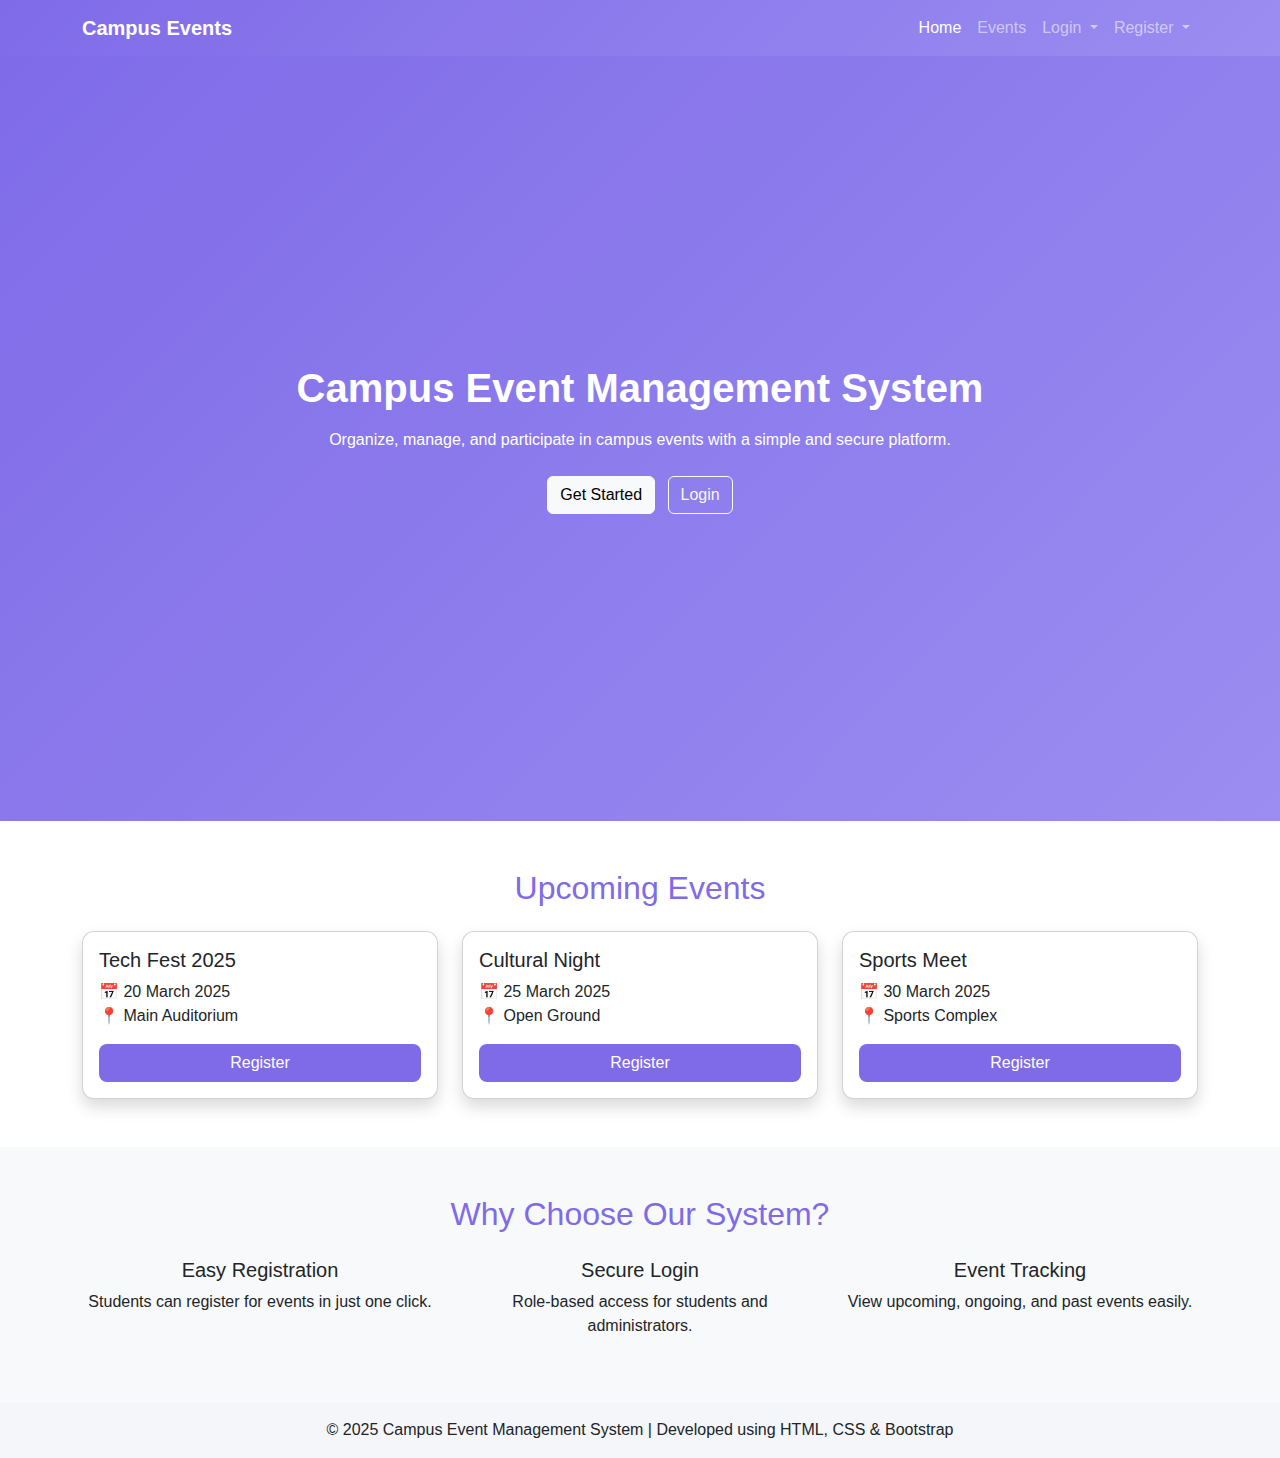
<file: target/Compusmanagment-0.0.1-SNAPSHOT/Index.html>
<!DOCTYPE html>
<html lang="en">
<head>
    <meta charset="UTF-8">
    <title>Campus Event Management System</title>
    <meta name="viewport" content="width=device-width, initial-scale=1">

    <!-- Bootstrap CSS -->
    <link href="https://cdn.jsdelivr.net/npm/bootstrap@5.3.2/dist/css/bootstrap.min.css" rel="stylesheet">

    <style>
        body {
            font-family: Arial, sans-serif;
        }

        /* Theme Colors (Same as Login & Registration) */
        .bg-theme {
            background: linear-gradient(135deg, #7f6be8, #9b8df1);
        }

        .text-theme {
            color: #7f6be8;
        }

        .btn-theme {
            background-color: #7f6be8;
            color: white;
            border-radius: 8px;
        }

        .btn-theme:hover {
            background-color: #6a58d6;
        }

        .hero-section {
            min-height: 85vh;
            color: white;
        }

        .event-card {
            border-radius: 12px;
            transition: transform 0.3s;
        }

        .event-card:hover {
            transform: translateY(-5px);
        }

        footer {
            background-color: #f5f6fa;
        }
    </style>
</head>
<body>


<nav class="navbar navbar-expand-lg navbar-dark bg-theme">
    <div class="container">
        <a class="navbar-brand fw-bold" href="#">Campus Events</a>
        <button class="navbar-toggler" type="button" data-bs-toggle="collapse" data-bs-target="#menu">
            <span class="navbar-toggler-icon"></span>
        </button>

        <div class="collapse navbar-collapse" id="menu">
            <ul class="navbar-nav ms-auto">
                <li class="nav-item"><a class="nav-link active" href="#">Home</a></li>
                <li class="nav-item"><a class="nav-link" href="#">Events</a></li>   
                <li class="nav-item dropdown">
		          <a class="nav-link dropdown-toggle" href="#" role="button" data-bs-toggle="dropdown" aria-expanded="false">
		           Login
		          </a>
		          <ul class="dropdown-menu w-25">
		            <li><a class="dropdown-item" href="AdminLogin.html">Admin</a></li>
		            <li><a class="dropdown-item" href="StudentLogin.html">Student</a></li>
		          </ul>
	          </li>
           
	           <li class="nav-item dropdown">
		          <a class="nav-link dropdown-toggle" href="#" role="button" data-bs-toggle="dropdown" aria-expanded="false">
		           Register
		          </a>
		          <ul class="dropdown-menu w-25">
		            <li><a class="dropdown-item" href="AdminRegister.html">Admin</a></li>
		            <li><a class="dropdown-item" href="StudentRegister.html">Student</a></li>
		          </ul>
	          </li>
            </ul>
        </div>
    </div>
</nav>

<!-- 🔹 Hero Section -->
<section class="hero-section d-flex align-items-center bg-theme">
    <div class="container text-center">
        <h1 class="fw-bold">Campus Event Management System</h1>
        <p class="mt-3">
            Organize, manage, and participate in campus events  
            with a simple and secure platform.
        </p>
        <div class="mt-4">
            <a href="register.html" class="btn btn-light me-2">Get Started</a>
            <a href="login.html" class="btn btn-outline-light">Login</a>
        </div>
    </div>
</section>

<!-- 🔹 Upcoming Events -->
<section class="py-5">
    <div class="container">
        <h2 class="text-center text-theme mb-4">Upcoming Events</h2>

        <div class="row g-4">
            <div class="col-md-4">
                <div class="card event-card shadow">
                    <div class="card-body">
                        <h5 class="card-title">Tech Fest 2025</h5>
                        <p class="card-text">
                            📅 20 March 2025<br>
                            📍 Main Auditorium
                        </p>
                        <a href="#" class="btn btn-theme w-100">Register</a>
                    </div>
                </div>
            </div>

            <div class="col-md-4">
                <div class="card event-card shadow">
                    <div class="card-body">
                        <h5 class="card-title">Cultural Night</h5>
                        <p class="card-text">
                            📅 25 March 2025<br>
                            📍 Open Ground
                        </p>
                        <a href="#" class="btn btn-theme w-100">Register</a>
                    </div>
                </div>
            </div>

            <div class="col-md-4">
                <div class="card event-card shadow">
                    <div class="card-body">
                        <h5 class="card-title">Sports Meet</h5>
                        <p class="card-text">
                            📅 30 March 2025<br>
                            📍 Sports Complex
                        </p>
                        <a href="#" class="btn btn-theme w-100">Register</a>
                    </div>
                </div>
            </div>
        </div>
    </div>
</section>

<!-- 🔹 Why Choose Us -->
<section class="py-5 bg-light">
    <div class="container">
        <h2 class="text-center text-theme mb-4">Why Choose Our System?</h2>

        <div class="row text-center">
            <div class="col-md-4">
                <h5>Easy Registration</h5>
                <p>Students can register for events in just one click.</p>
            </div>
            <div class="col-md-4">
                <h5>Secure Login</h5>
                <p>Role-based access for students and administrators.</p>
            </div>
            <div class="col-md-4">
                <h5>Event Tracking</h5>
                <p>View upcoming, ongoing, and past events easily.</p>
            </div>
        </div>
    </div>
</section>

<!-- 🔹 Footer -->
<footer class="py-3">
    <div class="container text-center">
        <p class="mb-0">
            © 2025 Campus Event Management System  
            | Developed using HTML, CSS & Bootstrap
        </p>
    </div>
</footer>

<!-- Bootstrap JS -->
<script src="https://cdn.jsdelivr.net/npm/bootstrap@5.3.2/dist/js/bootstrap.bundle.min.js"></script>

</body>
</html>
</file>
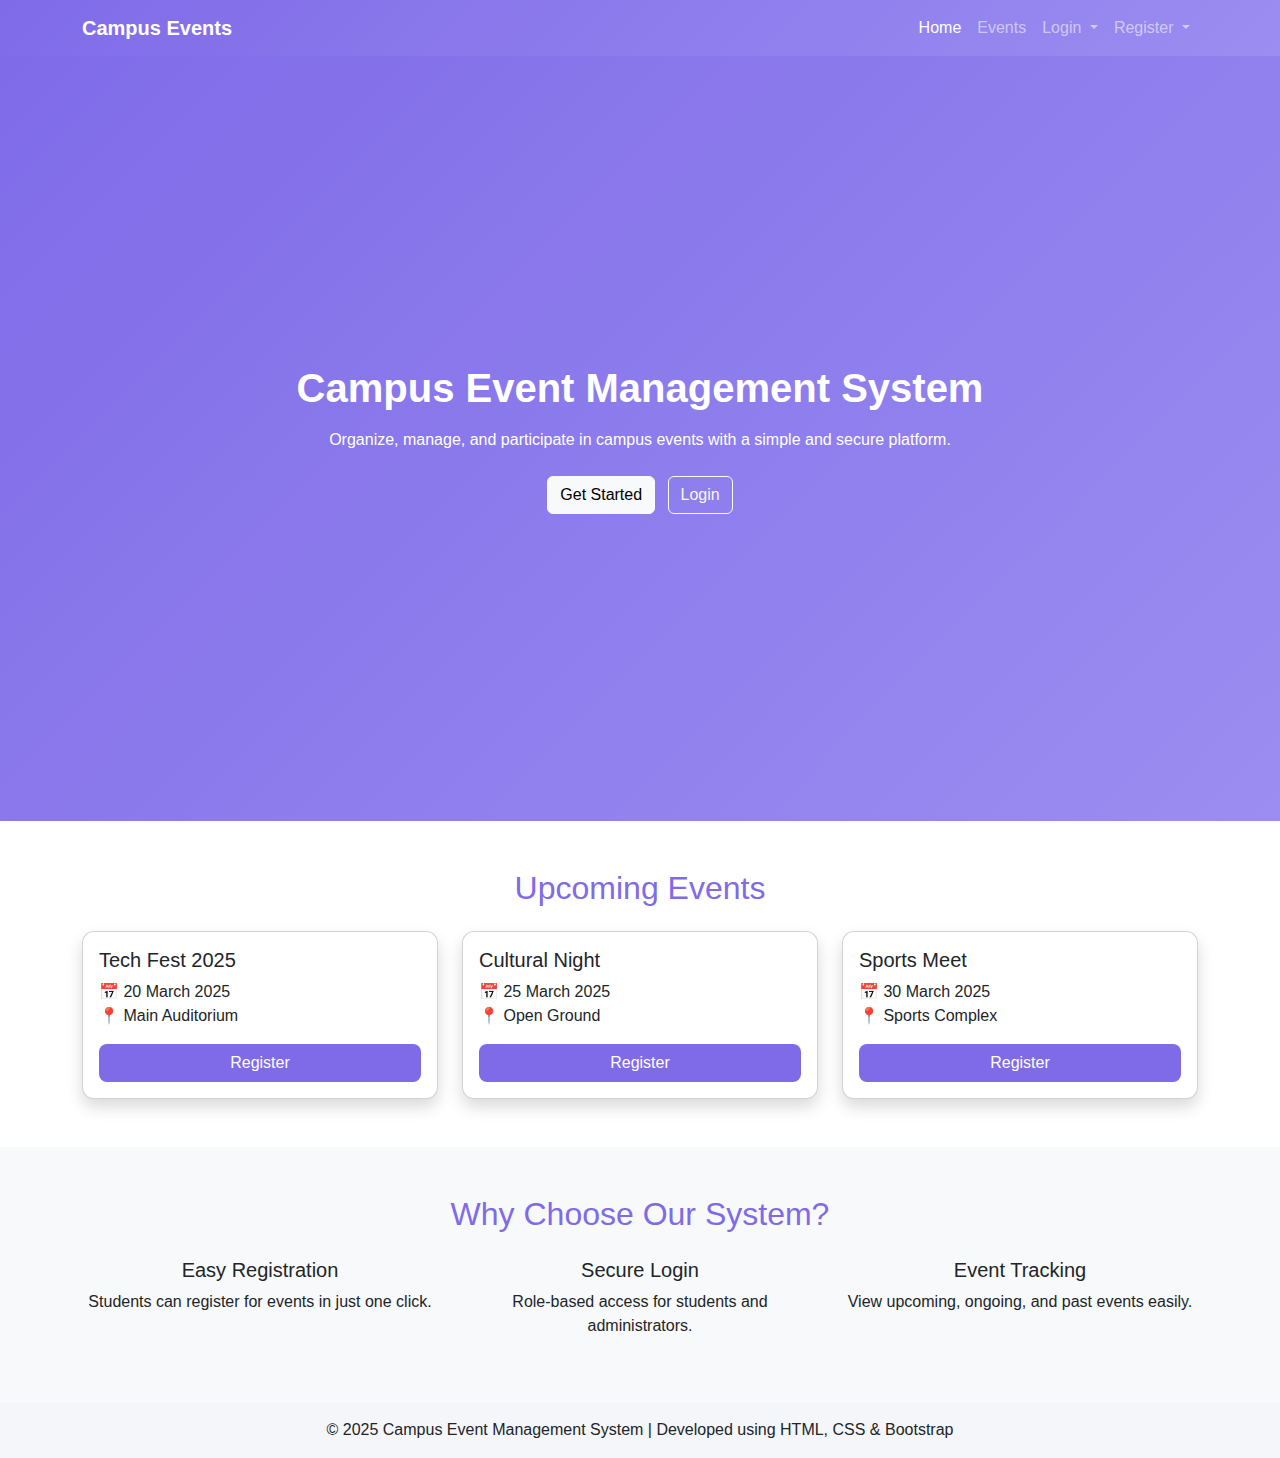
<file: src/main/webapp/Index.html>
<!DOCTYPE html>
<html lang="en">
<head>
    <meta charset="UTF-8">
    <title>Campus Event Management System</title>
    <meta name="viewport" content="width=device-width, initial-scale=1">

    <!-- Bootstrap CSS -->
    <link href="https://cdn.jsdelivr.net/npm/bootstrap@5.3.2/dist/css/bootstrap.min.css" rel="stylesheet">

    <style>
        body {
            font-family: Arial, sans-serif;
        }

        /* Theme Colors (Same as Login & Registration) */
        .bg-theme {
            background: linear-gradient(135deg, #7f6be8, #9b8df1);
        }

        .text-theme {
            color: #7f6be8;
        }

        .btn-theme {
            background-color: #7f6be8;
            color: white;
            border-radius: 8px;
        }

        .btn-theme:hover {
            background-color: #6a58d6;
        }

        .hero-section {
            min-height: 85vh;
            color: white;
        }

        .event-card {
            border-radius: 12px;
            transition: transform 0.3s;
        }

        .event-card:hover {
            transform: translateY(-5px);
        }

        footer {
            background-color: #f5f6fa;
        }
    </style>
</head>
<body>


<nav class="navbar navbar-expand-lg navbar-dark bg-theme">
    <div class="container">
        <a class="navbar-brand fw-bold" href="#">Campus Events</a>
        <button class="navbar-toggler" type="button" data-bs-toggle="collapse" data-bs-target="#menu">
            <span class="navbar-toggler-icon"></span>
        </button>

        <div class="collapse navbar-collapse" id="menu">
            <ul class="navbar-nav ms-auto">
                <li class="nav-item"><a class="nav-link active" href="#">Home</a></li>
                <li class="nav-item"><a class="nav-link" href="#">Events</a></li>   
                <li class="nav-item dropdown">
		          <a class="nav-link dropdown-toggle" href="#" role="button" data-bs-toggle="dropdown" aria-expanded="false">
		           Login
		          </a>
		          <ul class="dropdown-menu w-25">
		            <li><a class="dropdown-item" href="AdminLogin.jsp">Admin</a></li>
		            <li><a class="dropdown-item" href="StudentLogin.jsp">Student</a></li>
		          </ul>
	          </li>
           
	           <li class="nav-item dropdown">
		          <a class="nav-link dropdown-toggle" href="#" role="button" data-bs-toggle="dropdown" aria-expanded="false">
		           Register
		          </a>
		          <ul class="dropdown-menu w-25">
		            <li><a class="dropdown-item" href="AdminRegister.html">Admin</a></li>
		            <li><a class="dropdown-item" href="StudentRegister.html">Student</a></li>
		          </ul>
	          </li>
            </ul>
        </div>
    </div>
</nav>

<!-- 🔹 Hero Section -->
<section class="hero-section d-flex align-items-center bg-theme">
    <div class="container text-center">
        <h1 class="fw-bold">Campus Event Management System</h1>
        <p class="mt-3">
            Organize, manage, and participate in campus events  
            with a simple and secure platform.
        </p>
        <div class="mt-4">
            <a href="register.html" class="btn btn-light me-2">Get Started</a>
            <a href="login.html" class="btn btn-outline-light">Login</a>
        </div>
    </div>
</section>

<!-- 🔹 Upcoming Events -->
<section class="py-5">
    <div class="container">
        <h2 class="text-center text-theme mb-4">Upcoming Events</h2>

        <div class="row g-4">
            <div class="col-md-4">
                <div class="card event-card shadow">
                    <div class="card-body">
                        <h5 class="card-title">Tech Fest 2025</h5>
                        <p class="card-text">
                            📅 20 March 2025<br>
                            📍 Main Auditorium
                        </p>
                        <a href="#" class="btn btn-theme w-100">Register</a>
                    </div>
                </div>
            </div>

            <div class="col-md-4">
                <div class="card event-card shadow">
                    <div class="card-body">
                        <h5 class="card-title">Cultural Night</h5>
                        <p class="card-text">
                            📅 25 March 2025<br>
                            📍 Open Ground
                        </p>
                        <a href="#" class="btn btn-theme w-100">Register</a>
                    </div>
                </div>
            </div>

            <div class="col-md-4">
                <div class="card event-card shadow">
                    <div class="card-body">
                        <h5 class="card-title">Sports Meet</h5>
                        <p class="card-text">
                            📅 30 March 2025<br>
                            📍 Sports Complex
                        </p>
                        <a href="#" class="btn btn-theme w-100">Register</a>
                    </div>
                </div>
            </div>
        </div>
    </div>
</section>

<!-- 🔹 Why Choose Us -->
<section class="py-5 bg-light">
    <div class="container">
        <h2 class="text-center text-theme mb-4">Why Choose Our System?</h2>

        <div class="row text-center">
            <div class="col-md-4">
                <h5>Easy Registration</h5>
                <p>Students can register for events in just one click.</p>
            </div>
            <div class="col-md-4">
                <h5>Secure Login</h5>
                <p>Role-based access for students and administrators.</p>
            </div>
            <div class="col-md-4">
                <h5>Event Tracking</h5>
                <p>View upcoming, ongoing, and past events easily.</p>
            </div>
        </div>
    </div>
</section>

<!-- 🔹 Footer -->
<footer class="py-3">
    <div class="container text-center">
        <p class="mb-0">
            © 2025 Campus Event Management System  
            | Developed using HTML, CSS & Bootstrap
        </p>
    </div>
</footer>

<!-- Bootstrap JS -->
<script src="https://cdn.jsdelivr.net/npm/bootstrap@5.3.2/dist/js/bootstrap.bundle.min.js"></script>

</body>
</html>
</file>
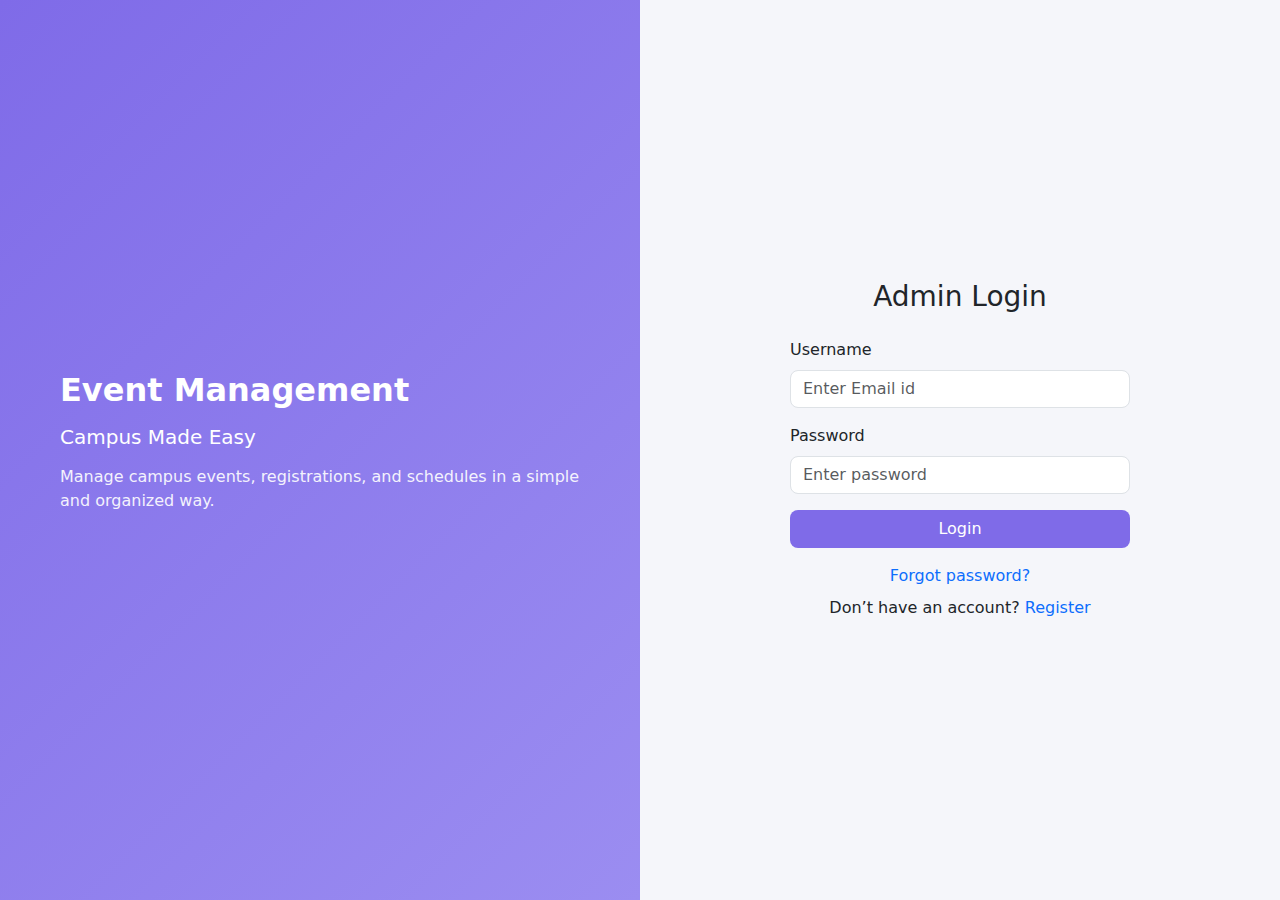
<file: target/Compusmanagment-0.0.1-SNAPSHOT/AdminLogin.html>
<!DOCTYPE html>
<html lang="en">
<head>
<meta charset="UTF-8">
<title>Campus Event Login</title>
<meta name="viewport" content="width=device-width, initial-scale=1">

<!-- Bootstrap CSS -->
<link href="https://cdn.jsdelivr.net/npm/bootstrap@5.3.2/dist/css/bootstrap.min.css" rel="stylesheet">

<style>
    body {
        background-color: #f5f6fa;
        margin: 0;
        padding: 0;
    }

    .login-container {
        min-height: 100vh;
    }

    /* Left Panel */
    .left-panel {
        background: linear-gradient(135deg, #7f6be8, #9b8df1);
        color: white;
        padding: 60px;
    }

    .left-panel h2 {
        font-weight: bold;
    }

    .left-panel p {
        opacity: 0.9;
    }

    /* Login Box */
    .login-box {
        padding: 40px;
        max-width: 420px;
        margin: auto;
    }

    .form-control {
        border-radius: 8px;
    }

    .btn-custom {
        background-color: #7f6be8;
        color: white;
        border-radius: 8px;
    }

    .btn-custom:hover {
        background-color: #6a58d6;
    }

    /* Mobile Optimization */
    @media (max-width: 768px) {
        .login-box {
            padding: 25px;
        }

        .left-panel {
            text-align: center;
            padding: 40px;
        }

        h3 {
            font-size: 22px;
        }
    }
</style>
</head>

<body>

<div class="container-fluid login-container">
    <div class="row min-vh-100">

        <!-- Left Section -->
        <div class="col-lg-6 d-none d-lg-flex align-items-center left-panel">
            <div>
                <h2>Event Management</h2>
                <h5 class="mt-3">Campus Made Easy</h5>
                <p class="mt-3">
                    Manage campus events, registrations, and schedules
                    in a simple and organized way.
                </p>
            </div>
        </div>

        <!-- Right Section -->
        <div class="col-lg-6 col-12 d-flex align-items-center justify-content-center">
            <div class="login-box w-100">

                <h3 class="mb-4 text-center">Admin Login</h3>

                <form name="frm" action="AdminLogin" method="post">

                    <div class="mb-3">
                        <label class="form-label">Username</label>
                        <input type="text" class="form-control" value=''
                        name = "name"
                               placeholder="Enter Email id " required>
                    </div>

                    <div class="mb-3">
                        <label class="form-label">Password</label>
                        <input type="password" class="form-control"  value=''
                        name = "password"
                               placeholder="Enter password" required>
                    </div>

                    <button type="submit" class="btn btn-custom w-100" name="s">
                        Login
                    </button>

                    <div class="text-center mt-3">
                        <a href="#" class="text-decoration-none">Forgot password?</a>
                    </div>

                    <div class="text-center mt-2">
                        <span>Don’t have an account?</span>
                        <a href="AdminRegister.html" class="text-decoration-none"> Register</a>
                    </div>

                </form>

            </div>
        </div>

    </div>
</div>

</body>
</html>
</file>
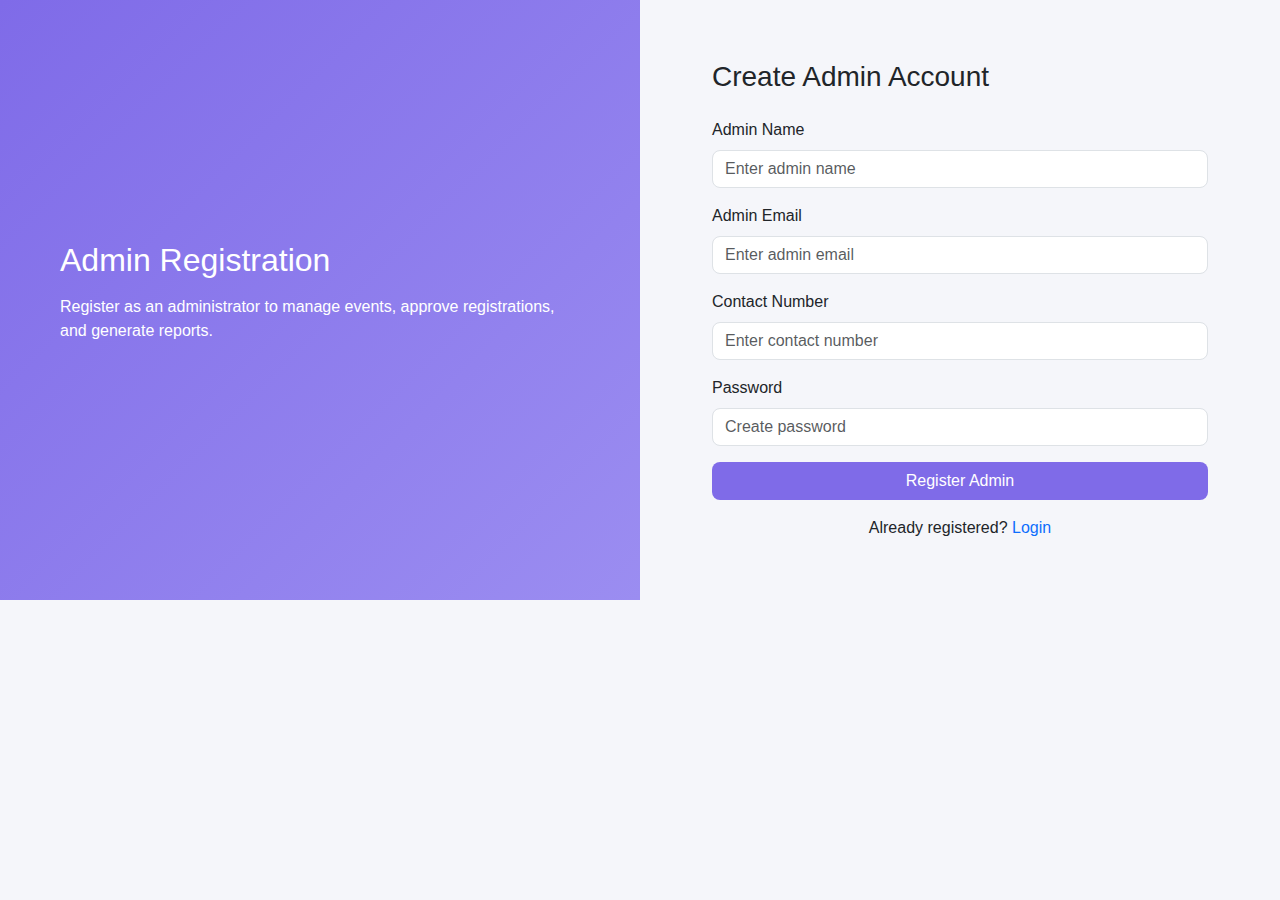
<file: target/Compusmanagment-0.0.1-SNAPSHOT/AdminRegister.html>
<!DOCTYPE html>
<html lang="en">
<head>
<meta charset="UTF-8">
<title>Admin Registration</title>
<meta name="viewport" content="width=device-width, initial-scale=1">

<!-- Bootstrap CSS -->
<link
	href="https://cdn.jsdelivr.net/npm/bootstrap@5.3.2/dist/css/bootstrap.min.css"
	rel="stylesheet">

<style>
body {
	background-color: #f5f6fa;
	font-family: Arial, sans-serif;
}

/* Theme (Same as other pages) */
.bg-theme {
	background: linear-gradient(135deg, #7f6be8, #9b8df1);
	color: white;
}

.btn-theme {
	background-color: #7f6be8;
	color: white;
	border-radius: 8px;
}

.btn-theme:hover {
	background-color: #6a58d6;
}

.admin-box {
	padding: 60px;
}

.form-control, .form-select {
	border-radius: 8px;
}

@media ( max-width : 768px) {
	.admin-box {
		padding: 40px;
	}
}
</style>
</head>
<body>
	<div class="modal fade" id="failModal" tabindex="-1">
		<div class="modal-dialog modal-dialog-centered">
			<div class="modal-content">

				<div class="modal-header bg-danger text-white">
					<h5 class="modal-title">Registration Failed</h5>
					<button type="button" class="btn-close btn-close-white"
						data-bs-dismiss="modal"></button>
				</div>

				<div class="modal-body text-center">
					<p>❌ Admin registration failed</p>
					<p>Please try again.</p>
				</div>

				<div class="modal-footer">
					<button type="button" class="btn btn-secondary"
						data-bs-dismiss="modal">Close</button>
				</div>

			</div>
		</div>
	</div>

	<div class="container-fluid min-vh-100">
		<div class="row h-100">

			<!-- Left Info Panel -->
			<div class="col-md-6 d-none d-md-flex align-items-center bg-theme">
				<div class="p-5">
					<h2>Admin Registration</h2>
					<p class="mt-3">Register as an administrator to manage events,
						approve registrations, and generate reports.</p>
				</div>
			</div>

			<!-- Right Form Panel -->
			<div class="col-md-6 d-flex align-items-center">
				<div class="admin-box w-100">

					<h3 class="mb-4">Create Admin Account</h3>

					<form name="fm" action="register" method="get">
						<div class="mb-3">
							<label class="form-label">Admin Name</label> <input type="text"
								class="form-control" name="name" value=''
								placeholder="Enter admin name" required>
						</div>

						<div class="mb-3">
							<label class="form-label">Admin Email</label> <input type="email"
								class="form-control" name="email" value=''
								placeholder="Enter admin email" required>
						</div>

						<div class="mb-3">
							<label class="form-label">Contact Number</label> <input
								type="tel" class="form-control" name="contact" value=''
								placeholder="Enter contact number" pattern="[0-9]{10}"
								maxlength="10" title="Enter 10-digit number" required>
						</div>



						<div class="mb-3">
							<label class="form-label">Password</label> <input type="password"
								name="password" class="form-control" value=''
								placeholder="Create password" required>
						</div>



						<button type="submit" name='s' class="btn btn-theme w-100">Register
							Admin</button>

						<div class="text-center mt-3">
							<span>Already registered?</span> <a href="AdminLogin.html"
								class="text-decoration-none"> Login</a>
						</div>

					</form>
				</div>
			</div>
		</div>
	</div>

	<!-- Bootstrap JS -->
	<script
		src="https://cdn.jsdelivr.net/npm/bootstrap@5.3.2/dist/js/bootstrap.bundle.min.js"></script>

</body>
</html>
</file>
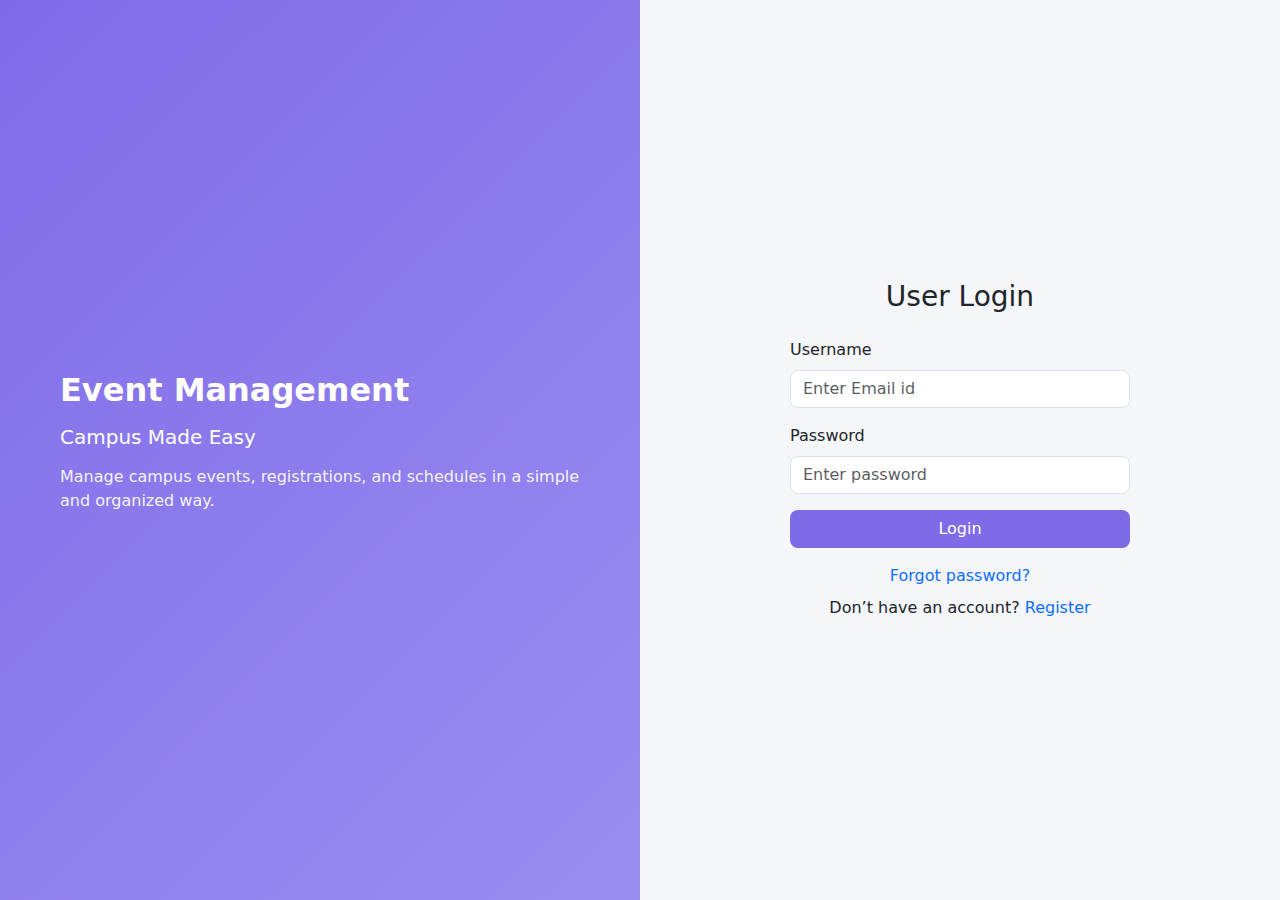
<file: target/Compusmanagment-0.0.1-SNAPSHOT/StudentLogin.html>
<!DOCTYPE html>
<html lang="en">
<head>
<meta charset="UTF-8">
<title>User Login</title>
<meta name="viewport" content="width=device-width, initial-scale=1">

<!-- Bootstrap CSS -->
<link href="https://cdn.jsdelivr.net/npm/bootstrap@5.3.2/dist/css/bootstrap.min.css" rel="stylesheet">

<style>
    body {
        background-color: #f5f6fa;
        margin: 0;
        padding: 0;
    }

    .login-container {
        min-height: 100vh;
    }

    /* Left Panel */
    .left-panel {
        background: linear-gradient(135deg, #7f6be8, #9b8df1);
        color: white;
        padding: 60px;
    }

    .left-panel h2 {
        font-weight: bold;
    }

    .left-panel p {
        opacity: 0.9;
    }

    /* Login Box */
    .login-box {
        padding: 40px;
        max-width: 420px;
        margin: auto;
    }

    .form-control {
        border-radius: 8px;
    }

    .btn-custom {
        background-color: #7f6be8;
        color: white;
        border-radius: 8px;
    }

    .btn-custom:hover {
        background-color: #6a58d6;
    }

    /* Mobile Optimization */
    @media (max-width: 768px) {
        .login-box {
            padding: 25px;
        }

        .left-panel {
            text-align: center;
            padding: 40px;
        }

        h3 {
            font-size: 22px;
        }
    }
</style>
</head>

<body>

<div class="container-fluid login-container">
    <div class="row min-vh-100">

        <!-- Left Section -->
        <div class="col-lg-6 d-none d-lg-flex align-items-center left-panel">
            <div>
                <h2>Event Management</h2>
                <h5 class="mt-3">Campus Made Easy</h5>
                <p class="mt-3">
                    Manage campus events, registrations, and schedules
                    in a simple and organized way.
                </p>
            </div>
        </div>

        <!-- Right Section -->
        <div class="col-lg-6 col-12 d-flex align-items-center justify-content-center">
            <div class="login-box w-100">

                <h3 class="mb-4 text-center">User Login</h3>

                <form name="frm" action="AdminLogin" method="post">

                    <div class="mb-3">
                        <label class="form-label">Username</label>
                        <input type="text" class="form-control" value=''
                        name = "name"
                               placeholder="Enter Email id " required>
                    </div>

                    <div class="mb-3">
                        <label class="form-label">Password</label>
                        <input type="password" class="form-control"  value=''
                        name = "password"
                               placeholder="Enter password" required>
                    </div>

                    <button type="submit" class="btn btn-custom w-100" name="s">
                        Login
                    </button>

                    <div class="text-center mt-3">
                        <a href="#" class="text-decoration-none">Forgot password?</a>
                    </div>

                    <div class="text-center mt-2">
                        <span>Don’t have an account?</span>
                        <a href="StudentRegister.html" class="text-decoration-none"> Register</a>
                    </div>

                </form>

            </div>
        </div>

    </div>
</div>

</body>
</html>
</file>
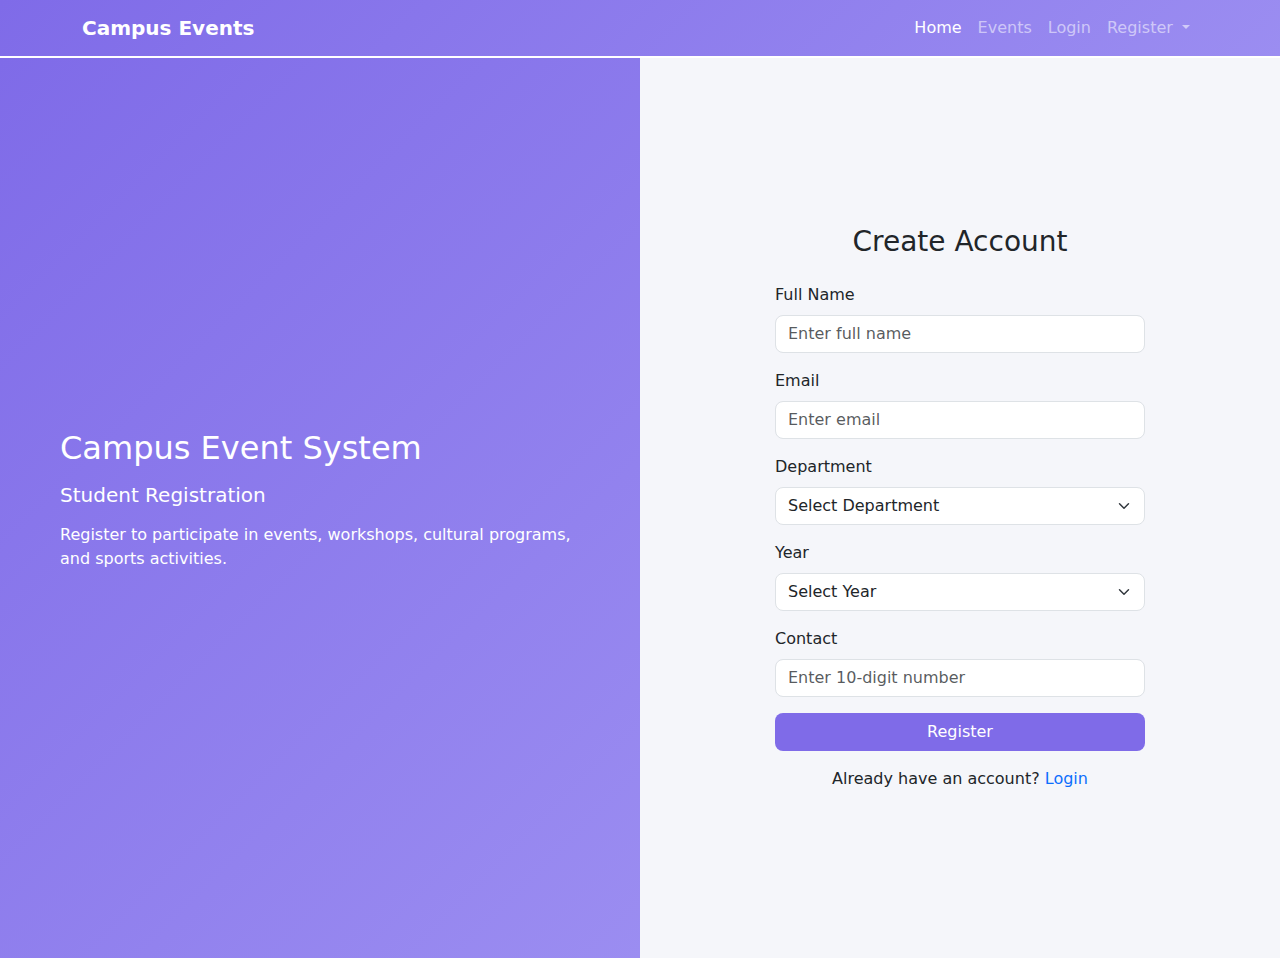
<file: target/Compusmanagment-0.0.1-SNAPSHOT/StudentRegister.html>
<!DOCTYPE html>
<html lang="en">
<head>
<meta charset="UTF-8">
<title>Student Registration</title>
<meta name="viewport" content="width=device-width, initial-scale=1">

<!-- Bootstrap CSS -->
<link href="https://cdn.jsdelivr.net/npm/bootstrap@5.3.2/dist/css/bootstrap.min.css" rel="stylesheet">

<!-- Custom CSS -->
<link rel="stylesheet" href="CSS/register.css">

</head>
<style>
		.navbar{
		 border-bottom: 2px solid white;
		}
        /* Theme Colors (Same as Login & Registration) */
        .bg-theme {
            background: linear-gradient(135deg, #7f6be8, #9b8df1);
        }

        .text-theme {
            color: #7f6be8;
        }

        .btn-theme {
            background-color: #7f6be8;
            color: white;
            border-radius: 8px;
        }

        .btn-theme:hover {
            background-color: #6a58d6;
        }

        .hero-section {
            min-height: 85vh;
            color: white;
        }

        .event-card {
            border-radius: 12px;
            transition: transform 0.3s;
        }

        .event-card:hover {
            transform: translateY(-5px);
        }

        footer {
            background-color: #f5f6fa;
        }
</style>

<body>
<!-- <script type="text/javascript" src="JS/Register.js"></script> -->
<nav class="navbar navbar-expand-lg navbar-dark bg-theme ">
    <div class="container">
        <a class="navbar-brand fw-bold" href="#">Campus Events</a>
        <button class="navbar-toggler" type="button" data-bs-toggle="collapse" data-bs-target="#menu">
            <span class="navbar-toggler-icon"></span>
        </button>

        <div class="collapse navbar-collapse" id="menu">
            <ul class="navbar-nav ms-auto">
                <li class="nav-item"><a class="nav-link active" href="#">Home</a></li>
                <li class="nav-item"><a class="nav-link" href="#">Events</a></li>
                <li class="nav-item"><a class="nav-link" href="#">Login</a></li>
           
           <li class="nav-item dropdown">
          <a class="nav-link dropdown-toggle" href="#" role="button" data-bs-toggle="dropdown" aria-expanded="false">
           Register
          </a>
          <ul class="dropdown-menu w-25">
            <li><a class="dropdown-item" href="AdminLogin.html">Admin</a></li>
            <li><a class="dropdown-item" href="#">Student</a></li>
          </ul>
        </li>
            </ul>
        </div>
    </div>
</nav>

<div class="container-fluid register-container">
    <div class="row min-vh-100">

        <!-- Left Panel -->
        <div class="col-lg-6 d-none d-lg-flex align-items-center left-panel">
            <div class="text-center text-lg-start">
                <h2>Campus Event System</h2>
                <h5 class="mt-3">Student Registration</h5>
                <p class="mt-3">
                    Register to participate in events, workshops,
                    cultural programs, and sports activities.
                </p>
            </div>
        </div>

        <!-- Right Panel -->
        <div class="col-lg-6 col-12 d-flex align-items-center justify-content-center">
            <div class="register-box w-100">

                <h3 class="mb-4 text-center">Create Account</h3>

                <form action="StudentRegister" method="post">

                    <div class="mb-3">
                        <label class="form-label">Full Name</label>
                        <input type="text" class="form-control" id="name"
                               placeholder="Enter full name" required>
                    </div>

                    <div class="mb-3">
                        <label class="form-label">Email</label>
                        <input type="email" class="form-control" id="email"
                               placeholder="Enter email" required>
                    </div>

                    <div class="mb-3">
                        <label class="form-label">Department</label>
                        <select class="form-select" required>
                            <option value="">Select Department</option>
                            <option>Computer Science</option>
                            <option>Mechanical</option>
                            <option>Electrical</option>
                            <option>Civil</option>
                        </select>
                    </div>

                    <div class="mb-3">
                        <label class="form-label">Year</label>
                        <select class="form-select" required>
                            <option value="">Select Year</option>
                            <option>First Year</option>
                            <option>Second Year</option>
                            <option>Third Year</option>
                            <option>Final Year</option>
                        </select>
                    </div>

                    <div class="mb-3">
                        <label class="form-label">Contact</label>
                        <input type="text" class="form-control"
                               placeholder="Enter 10-digit number"
                               maxlength="10"
                               pattern="[0-9]{10}"
                               title="Please enter exactly 10 digits"
                               oninput="this.value=this.value.replace(/[^0-9]/g,'')"
                               id="contact"
                               required>
                    </div>

                    <button type="submit" class="btn btn-custom w-100" id="btn">
                        Register
                    </button>

                    <div class="text-center mt-3">
                        <span>Already have an account?</span>
                        <a href="StudentLogin.html" class="text-decoration-none"> Login</a>
                    </div>

                </form>
            </div>
        </div>

    </div>
</div>



<script> 


let email = document.getElementById("email").value;

let contact = document.getElementById("contact").value;
let Rbutton = document.getElementById("btn");

 function val(){
	 let name = document.getElementById("name")
	 name.value="";
	 name.style.border="1px solid red"
	
}

Rbutton.addEventListener("click",val );
</script>
</body>

</html>
</file>
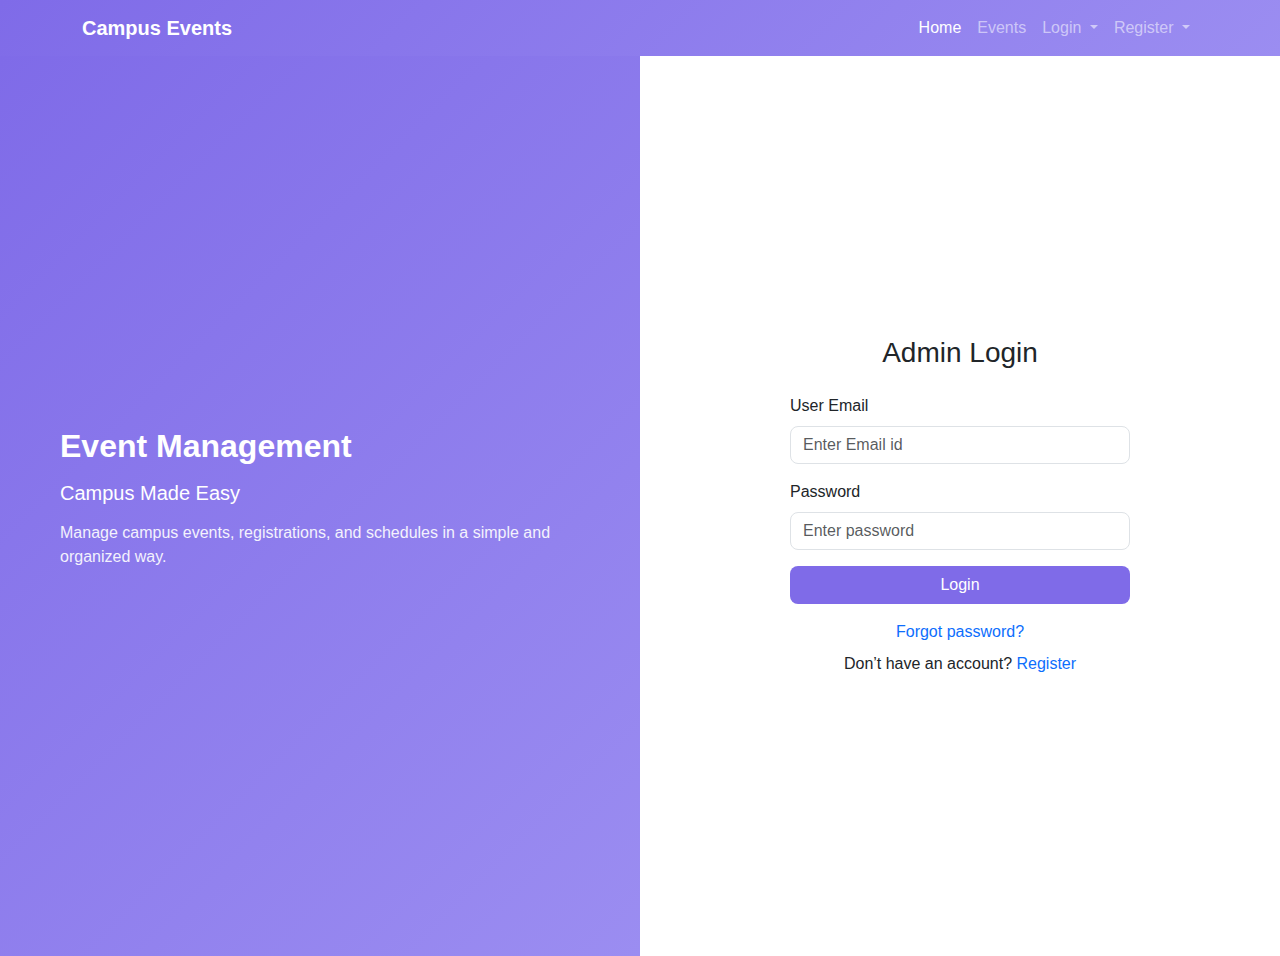
<file: src/main/webapp/AdminLogin.html>
<!DOCTYPE html>
<html lang="en">
<head>
<meta charset="UTF-8">
<title>Campus Event Login</title>
<meta name="viewport" content="width=device-width, initial-scale=1">

<!-- Bootstrap CSS -->
<link href="https://cdn.jsdelivr.net/npm/bootstrap@5.3.2/dist/css/bootstrap.min.css" rel="stylesheet">

<style>
    body {
            font-family: Arial, sans-serif;
        }

        /* Theme Colors (Same as Login & Registration) */
        .bg-theme {
            background: linear-gradient(135deg, #7f6be8, #9b8df1);
        }

        .text-theme {
            color: #7f6be8;
        }

        .btn-theme {
            background-color: #7f6be8;
            color: white;
            border-radius: 8px;
        }

        .btn-theme:hover {
            background-color: #6a58d6;
        }

        .hero-section {
            min-height: 85vh;
            color: white;
        }

        .event-card {
            border-radius: 12px;
            transition: transform 0.3s;
        }

        .event-card:hover {
            transform: translateY(-5px);
        }

        footer {
            background-color: #f5f6fa;
        }

    .login-container {
        min-height: 100vh;
    }

    /* Left Panel */
    .left-panel {
        background: linear-gradient(135deg, #7f6be8, #9b8df1);
        color: white;
        padding: 60px;
    }

    .left-panel h2 {
        font-weight: bold;
    }

    .left-panel p {
        opacity: 0.9;
    }

    /* Login Box */
    .login-box {
        padding: 40px;
        max-width: 420px;
        margin: auto;
    }

    .form-control {
        border-radius: 8px;
    }

    .btn-custom {
        background-color: #7f6be8;
        color: white;
        border-radius: 8px;
    }

    .btn-custom:hover {
        background-color: #6a58d6;
    }

    /* Mobile Optimization */
    @media (max-width: 768px) {
        .login-box {
            padding: 25px;
        }

        .left-panel {
            text-align: center;
            padding: 40px;
        }

        h3 {
            font-size: 22px;
        }
    }
    
</style>
</head>

<body>
<nav class="navbar navbar-expand-lg navbar-dark bg-theme">
    <div class="container">
        <a class="navbar-brand fw-bold" href="#">Campus Events</a>
        <button class="navbar-toggler" type="button" data-bs-toggle="collapse" data-bs-target="#menu">
            <span class="navbar-toggler-icon"></span>
        </button>

        <div class="collapse navbar-collapse" id="menu">
            <ul class="navbar-nav ms-auto">
                <li class="nav-item"><a class="nav-link active" href="#">Home</a></li>
                <li class="nav-item"><a class="nav-link" href="#">Events</a></li>   
                <li class="nav-item dropdown">
		          <a class="nav-link dropdown-toggle" href="#" role="button" data-bs-toggle="dropdown" aria-expanded="false">
		           Login
		          </a>
		          <ul class="dropdown-menu w-25">
		            <li><a class="dropdown-item" href="AdminLogin.html">Admin</a></li>
		            <li><a class="dropdown-item" href="StudentLogin.html">Student</a></li>
		          </ul>
	          </li>
           
	           <li class="nav-item dropdown">
		          <a class="nav-link dropdown-toggle" href="#" role="button" data-bs-toggle="dropdown" aria-expanded="false">
		           Register
		          </a>
		          <ul class="dropdown-menu w-25">
		            <li><a class="dropdown-item" href="AdminRegister.html">Admin</a></li>
		            <li><a class="dropdown-item" href="StudentRegister.html">Student</a></li>
		          </ul>
	          </li>
            </ul>
        </div>
    </div>
</nav>


<div class="container-fluid login-container">
    <div class="row min-vh-100">

        <!-- Left Section -->
        <div class="col-lg-6 d-none d-lg-flex align-items-center left-panel">
            <div>
                <h2>Event Management</h2>
                <h5 class="mt-3">Campus Made Easy</h5>
                <p class="mt-3">
                    Manage campus events, registrations, and schedules
                    in a simple and organized way.
                </p>
            </div>
        </div>

        <!-- Right Section -->
        <div class="col-lg-6 col-12 d-flex align-items-center justify-content-center">
            <div class="login-box w-100">

                <h3 class="mb-4 text-center">Admin Login</h3>

                <form name="frm" action="AdminLogin" method="post">

                    <div class="mb-3">
                        <label class="form-label">User Email </label>
                        <input type="text" class="form-control" value=''
                        name = "name"
                               placeholder="Enter Email id " required>
                    </div>

                    <div class="mb-3">
                        <label class="form-label">Password</label>
                        <input type="password" class="form-control"  value=''
                        name = "password"
                               placeholder="Enter password" required>
                    </div>

                    <button type="submit" class="btn btn-custom w-100" name="s">
                        Login
                    </button>

                    <div class="text-center mt-3">
                        <a href="#" class="text-decoration-none">Forgot password?</a>
                    </div>

                    <div class="text-center mt-2">
                        <span>Don’t have an account?</span>
                        <a href="AdminRegister.html" class="text-decoration-none"> Register</a>
                    </div>

                </form>

            </div>
        </div>

    </div>
</div>

</body>
</html>
</file>
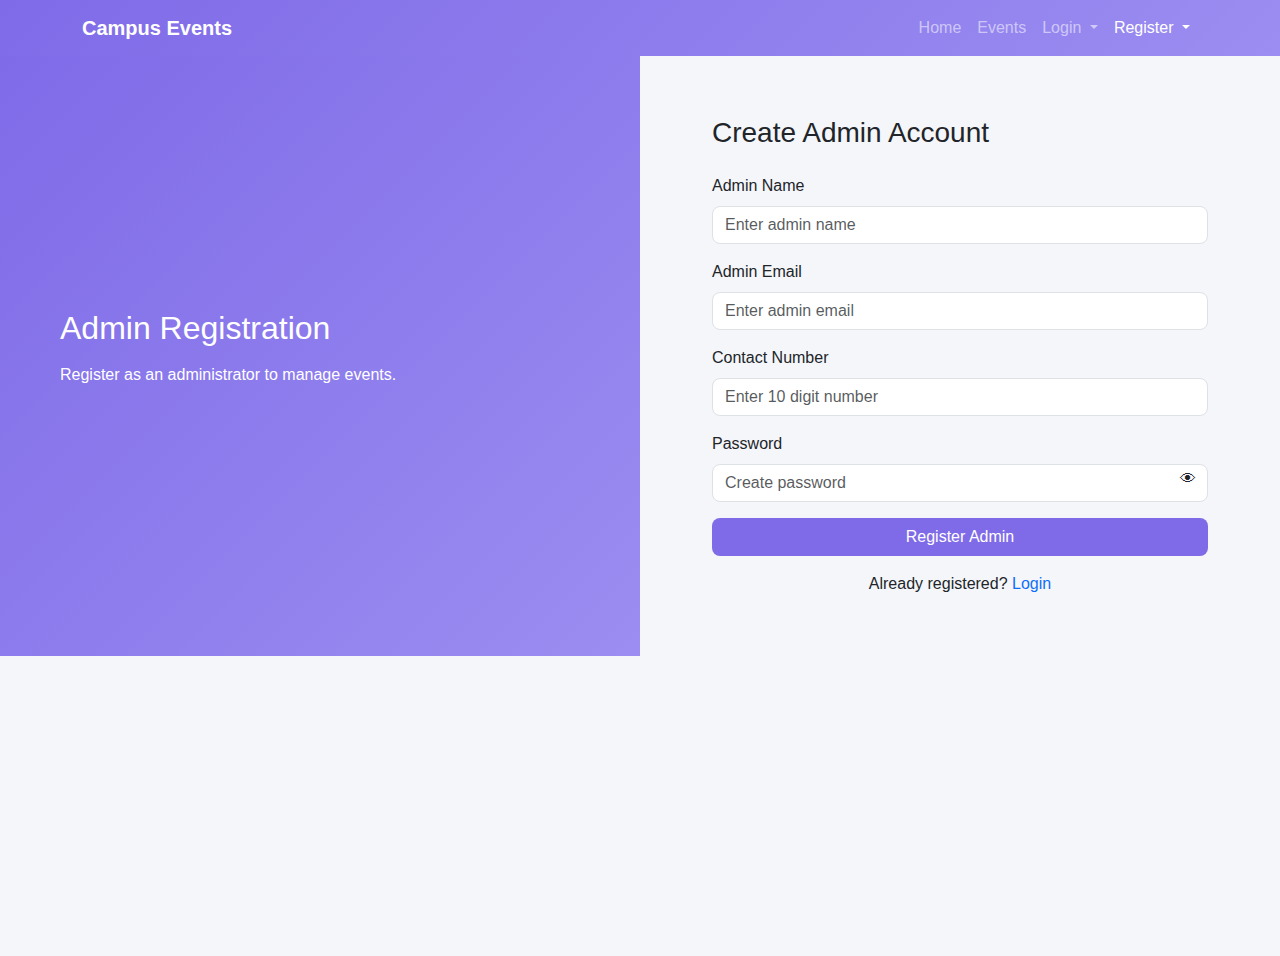
<file: src/main/webapp/AdminRegister.html>
<!DOCTYPE html>
<html lang="en">
<head>
<meta charset="UTF-8">
<title>Admin Registration</title>
<meta name="viewport" content="width=device-width, initial-scale=1">

<link
	href="https://cdn.jsdelivr.net/npm/bootstrap@5.3.2/dist/css/bootstrap.min.css"
	rel="stylesheet">

<style>
body {
	background-color: #f5f6fa;
	font-family: Arial, sans-serif;
}

.bg-theme {
	background: linear-gradient(135deg, #7f6be8, #9b8df1);
	color: white;
}

.btn-theme {
	background-color: #7f6be8;
	color: white;
	border-radius: 8px;
}

.btn-theme:hover {
	background-color: #6a58d6;
}

.admin-box {
	padding: 60px;
}

.form-control {
	border-radius: 8px;
}

.mb-3 {
	position: relative;
}

@media ( max-width :768px) {
	.admin-box {
		padding: 40px;
	}
}
</style>
</head>

<body>
	<!-- Navbar -->
	<nav class="navbar navbar-expand-lg navbar-dark bg-theme">
		<div class="container">
			<a class="navbar-brand fw-bold" href="#">Campus Events</a>

			<button class="navbar-toggler" type="button"
				data-bs-toggle="collapse" data-bs-target="#menu">
				<span class="navbar-toggler-icon"></span>
			</button>

			<div class="collapse navbar-collapse" id="menu">
				<ul class="navbar-nav ms-auto">

					<li class="nav-item"><a class="nav-link" href="#">Home</a></li>

					<li class="nav-item"><a class="nav-link" href="#">Events</a></li>

					<!-- Login Dropdown -->
					<li class="nav-item dropdown"><a
						class="nav-link dropdown-toggle" href="#" role="button"
						data-bs-toggle="dropdown"> Login </a>
						<ul class="dropdown-menu">
							<li><a class="dropdown-item" href="AdminLogin.jsp">Admin</a></li>
							<li><a class="dropdown-item" href="StudentLogin.html">Student</a></li>
						</ul></li>

					<!-- Register Dropdown -->
					<li class="nav-item dropdown"><a
						class="nav-link dropdown-toggle active" href="#" role="button"
						data-bs-toggle="dropdown"> Register </a>
						<ul class="dropdown-menu">
							<li><a class="dropdown-item active"
								href="AdminRegister.html">Admin</a></li>
							<li><a class="dropdown-item" href="StudentRegister.html">Student</a></li>
						</ul></li>

				</ul>
			</div>
		</div>
	</nav>
	<div class="container-fluid min-vh-100">
		<div class="row h-100">

			<!-- Left Panel -->
			<div class="col-md-6 d-none d-md-flex align-items-center bg-theme">
				<div class="p-5">
					<h2>Admin Registration</h2>
					<p class="mt-3">Register as an administrator to manage events.</p>
				</div>
			</div>

			<!-- Right Panel -->
			<div class="col-md-6 d-flex align-items-center">
				<div class="admin-box w-100">

					<h3 class="mb-4">Create Admin Account</h3>

					<form name="fm" action="register" method="post"
						onsubmit="return validateForm()">

						<!-- Name -->
						<div class="mb-3">
							<label class="form-label">Admin Name</label> <input type="text"
								class="form-control" name="name" placeholder="Enter admin name"
								required>
						</div>

						<!-- Email -->
						<div class="mb-3">
							<label class="form-label">Admin Email</label> <input type="text"
								class="form-control" name="email"
								placeholder="Enter admin email" onkeyup="validateEmail()"
								required> <span id="emailIcon"
								style="position: absolute; right: 15px; top: 38px; color: green;"></span>

							<span id="emailError" class="text-danger small"></span>
						</div>

						<!-- Contact -->
						<div class="mb-3">
							<label class="form-label">Contact Number</label> <input
								type="tel" class="form-control" name="contact"
								placeholder="Enter 10 digit number" maxlength="10"
								onkeyup="validateContact()" required> <span
								id="contactIcon"
								style="position: absolute; right: 15px; top: 38px; color: green;"></span>

							<span id="contactError" class="text-danger small"></span>
						</div>

						<!-- Password -->
						<div class="mb-3">
							<label class="form-label">Password</label> <input type="password"
								class="form-control pe-5" name="password" id="passwordField"
								placeholder="Create password" onkeyup="validatePassword()"
								required> <span id="passIcon"
								style="position: absolute; right: 45px; top: 38px; color: green;"></span>

							<span id="togglePassword" onclick="togglePassword()"
								style="position: absolute; right: 12px; top: 35px; cursor: pointer;">
								👁 </span> <span id="passwordError" class="text-danger small"></span>
						</div>

						<button type="submit" class="btn btn-theme w-100">
							Register Admin</button>

						<div class="text-center mt-3">
							<span>Already registered?</span> <a href="AdminLogin.jsp"
								class="text-decoration-none"> Login</a>
						</div>

					</form>

				</div>
			</div>

		</div>
	</div>

	<script>
		// Email Validation
		function validateEmail() {

			let email = document.fm.email.value.trim();
			let emailError = document.getElementById("emailError");
			let emailIcon = document.getElementById("emailIcon");

			let pattern = /^[a-zA-Z0-9._%+-]+@[a-zA-Z0-9.-]+\.(com|in|org|net|edu)$/;

			if (email.length === 0) {
				emailError.innerHTML = "";
				emailIcon.innerHTML = "";
			} else if (!pattern.test(email)) {
				emailError.innerHTML = "Enter valid email (example: xyz@gmail.com)";
				emailIcon.innerHTML = "";
			} else {
				emailError.innerHTML = "";
				emailIcon.innerHTML = "✔";
			}
		}

		// Password Validation
		function validatePassword() {

			let password = document.fm.password.value;
			let passwordError = document.getElementById("passwordError");
			let passIcon = document.getElementById("passIcon");

			let passPattern = /^(?=.*[a-z])(?=.*[A-Z])(?=.*\d)(?=.*[@$!%*?&])[A-Za-z\d@$!%*?&]{6,9}$/;

			if (password.length === 0) {
				passwordError.innerHTML = "";
				passIcon.innerHTML = "";
			} else if (!passPattern.test(password)) {
				passwordError.innerHTML = "Password must be 6–9 characters with 1 uppercase, 1 lowercase, 1 number & 1 special character.";
				passIcon.innerHTML = "";
			} else {
				passwordError.innerHTML = "";
				passIcon.innerHTML = "✔";
			}
		}

		// Final Submit Validation
		function validateForm() {

			validateEmail();
			validatePassword();

			let emailError = document.getElementById("emailError").innerHTML;
			let passwordError = document.getElementById("passwordError").innerHTML;

			if (emailError !== "" || passwordError !== "") {
				return false;
			}
			return true;
		}

		// Show / Hide Password
		function togglePassword() {

			let pass = document.getElementById("passwordField");
			let icon = document.getElementById("togglePassword");

			if (pass.type === "password") {
				pass.type = "text";
				icon.textContent = "🙈";
			} else {
				pass.type = "password";
				icon.textContent = "👁";
			}
		}
		// Contact Validation
		function validateContact() {

			let contact = document.fm.contact.value.trim();
			let contactError = document.getElementById("contactError");
			let contactIcon = document.getElementById("contactIcon");

			let contactPattern = /^[0-9]{10}$/;

			if (contact.length === 0) {
				contactError.innerHTML = "";
				contactIcon.innerHTML = "";
			}
			else if (!contactPattern.test(contact)) {
				contactError.innerHTML = "Phone number must be exactly 10 digits.";
				contactIcon.innerHTML = "";
			}
			else {
				contactError.innerHTML = "";
				contactIcon.innerHTML = "✔";
			}
		}
	</script>

	<script
		src="https://cdn.jsdelivr.net/npm/bootstrap@5.3.2/dist/js/bootstrap.bundle.min.js"></script>

</body>
</html>
</file>
<file: target/Compusmanagment-0.0.1-SNAPSHOT/CSS/register.css>
@charset "UTF-8";

body {
    background-color: #f5f6fa;
    margin: 0;
    padding: 0;
}

.register-container {
    min-height: 100vh;
}

/* Left Panel */
.left-panel {
    background: linear-gradient(135deg, #7f6be8, #9b8df1);
    color: white;
    padding: 60px;
}

/* Register Box */
.register-box {
    padding: 40px;
    max-width: 450px;
}

/* Inputs */
.form-control,
.form-select {
    border-radius: 8px;
}

/* Button */
.btn-custom {
    background-color: #7f6be8;
    color: white;
    border-radius: 8px;
}

.btn-custom:hover {
    background-color: #6a58d6;
}

/* Mobile Optimization */
@media (max-width: 768px) {
    .register-box {
        padding: 25px;
    }

    h3 {
        font-size: 22px;
    }
}
</file>
